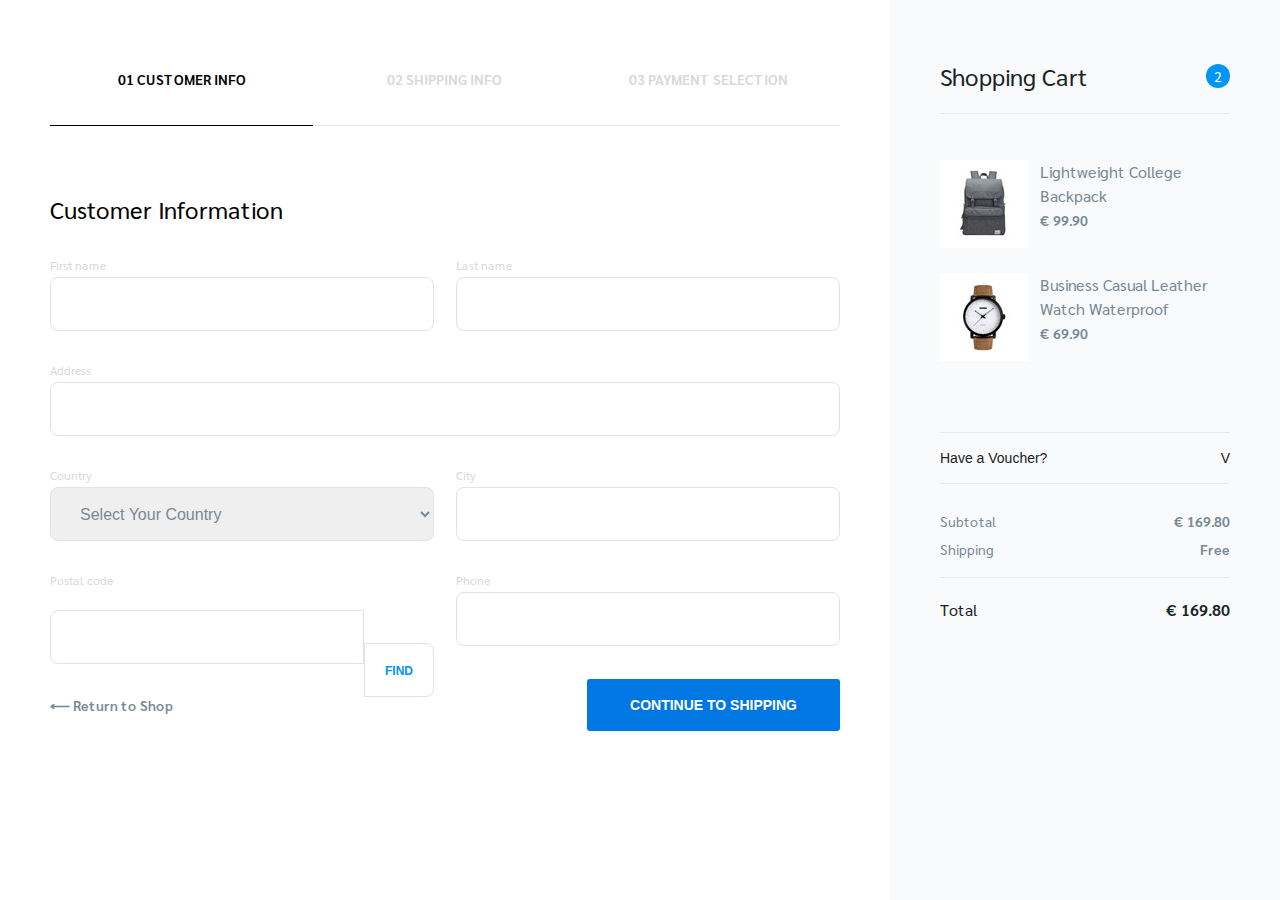
<file: BEM/checkout-01.html>
<!DOCTYPE html>
<html>

<head>
  <meta charset="utf-8" />
  <meta http-equiv="X-UA-Compatible" content="IE=edge">
  <title>Page Title</title>
  <meta name="viewport" content="width=device-width, initial-scale=1">
  <link rel="stylesheet" href="css/style.css">
</head>

<body>


  <div class="container">
    <main>

      <ol aria-label="Rastro de migas" class="breadcrum">
        <li aria-current="true">Customer info</li>
        <li>Shipping info</li>
        <li>Payment selection</li>
      </ol>

      <form action="" class="checkout">
        <h1 class="checkout__title">Customer Information</h1>

        <div class="checkout__divider">
          <div>
            <label for="firstName" class="checkout__label">First name</label>
            <input type="text" id="firstName" class="checkout__input">
          </div>
          <div>
            <label for="LastName" class="checkout__label">Last name</label>
            <input type="text" id="LastName" class="checkout__input">
          </div>
        </div>

        <div class="checkout__wider">
          <label for="address" class="checkout__label">Address</label>
          <input type="text" id="address" class="checkout__input">
        </div>

        <div class="checkout__divider">
          <div>
            <label for="country" class="checkout__label">Country</label>
            <select id="country" class="checkout__select-list">
              <option>Select Your Country</option>
              <option value="">France</option>
              <option value="">Germany</option>
              <option value="">Italy</option>
              <option value="">Spain</option>
            </select>
          </div>
          <div>
            <label for="city" class="checkout__label">City</label>
            <input type="text" id="city" class="checkout__input">
          </div>
        </div>

        <div class="checkout__divider">
          <div class="checkout__inline">
            <label for="postalcode" class="checkout__label checkout__label--inline">Postal code</label>
            <input type="text" maxlength="5" id="postalcode" class="checkout__input checkout__input--inline">
            <button type="button" id="button" class="btn checkout__btn--find">Find</button>
          </div>
          <div>
            <label for="phone" class="checkout__label">Phone</label>
            <input type="tel" id="phone" class="checkout__input">
          </div>
        </div>

        <div class="checkout__submit">
          <a href="checkout-03.html" class="link checkout__link"> Return to Shop</a>
          <button type="submit" class="btn checkout__btn--submit">Continue to Shipping</button>
        </div>
      </form>

    </main>

    <aside class="summary">
      <h1 class="title summary__title">Shopping Cart <span aria-label="Número de productos" class="summary__badge">2</span></h1>
      <ul class="summary__product">
        <li>
          <a href="#" class="summary__link">
            <img src="img/producto-2.jpg" alt="" class="summary__img">
            Lightweight College Backpack
            <span aria-label="precio" class="summary__price">€ 99.90</span>
          </a>
        </li>
        <li>
          <a href="#">
            <img src="img/producto-1.jpg" alt="" class="summary__img">
            Business Casual Leather Watch Waterproof
            <span aria-label="precio" class="summary__price">€ 69.90</span>
          </a>
        </li>
      </ul>
      <div>
        <button type="button" class="btn summary__btn" aria-haspopup="true" aria-labelledby="toggleVoucher" onclick="myFunction()">Have
          a Voucher? <span>V</span></button>
        <form action="" class="voucher summary__voucher" id="toogleVoucher">
          <label for="code" class="label voucher__label">Insert vaucher code</label>
          <input type="text" id="code" class="input voucher__input">
          <button type="submit" class="btn voucher__btn--submit">Submit</button>
        </form>
      </div>
      <table class="total">
        <caption class="sr-only">Totales del carrito</caption>
        <tr>
          <th scope="row">Subtotal</th>
          <td>€ 169.80</td>
        </tr>
        <tr>
          <th scope="row">Shipping</th>
          <td>Free</td>
        </tr>
        <tr class="total__result">
          <th scope="row">Total</th>
          <td>€ 169.80</td>
        </tr>
      </table>
    </aside>
  </div>

  <script src="../BEM/js/main.js"></script>
</body>

</html>
</file>
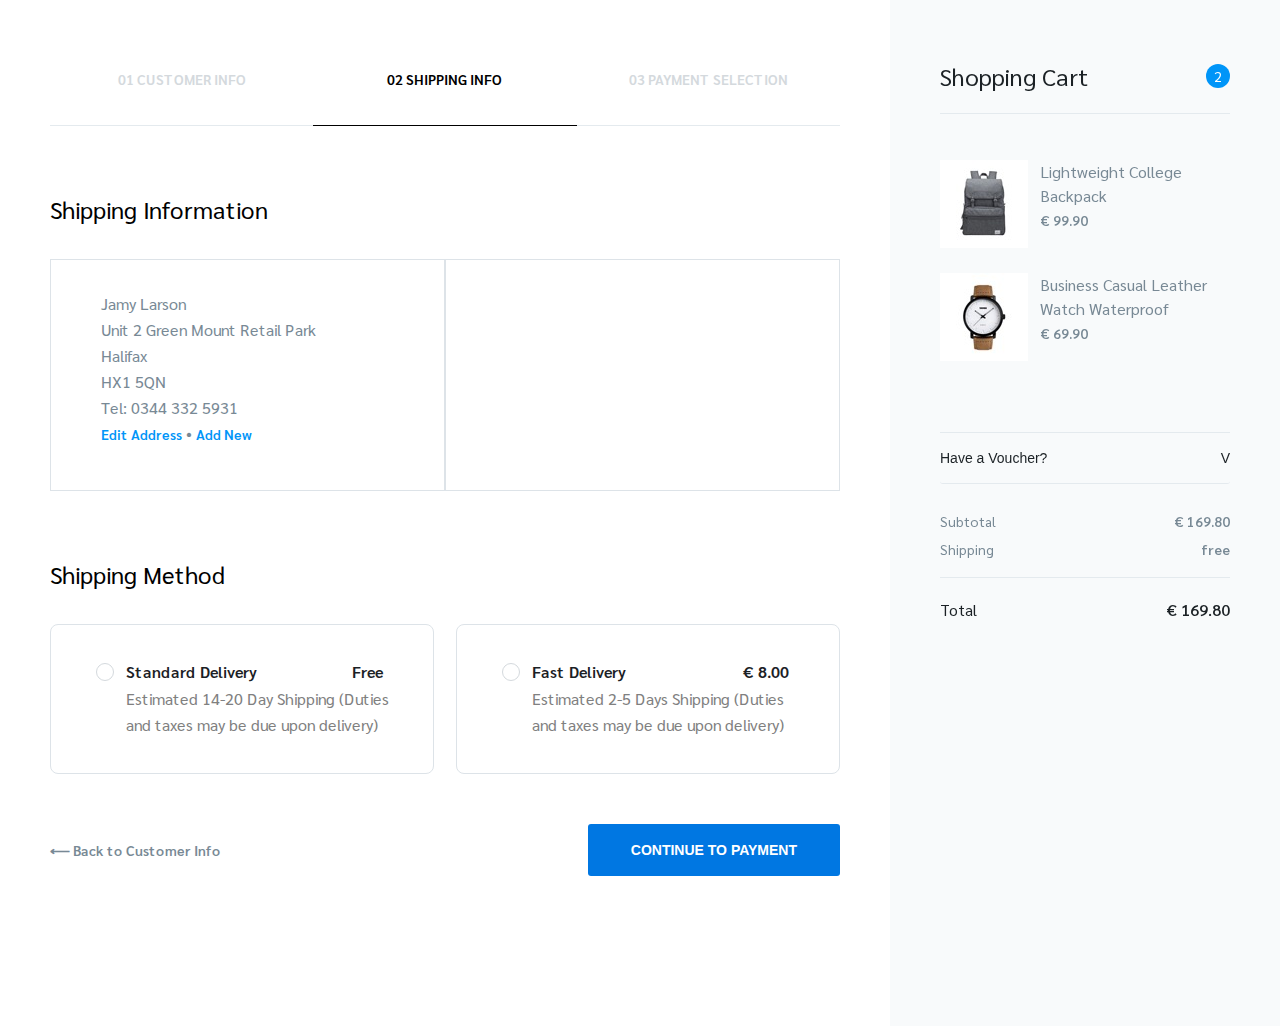
<file: BEM/checkout-02.html>
<!DOCTYPE html>
<html>

<head>
  <meta charset="utf-8" />
  <meta http-equiv="X-UA-Compatible" content="IE=edge">
  <title>Page Title</title>
  <meta name="viewport" content="width=device-width, initial-scale=1">
  <link rel="stylesheet" href="css/style.css">
</head>

<body>

  <div class="container">
    <main>

      <ol aria-label="Rastro de migas" class="breadcrum">
        <li>Customer info</li>
        <li aria-current="true">Shipping info</li>
        <li>Payment selection</li>
      </ol>


      <article class="ship-info">
        <h1 class="ship-info__title">Shipping Information</h1>
        <div class="container">
          <div class="col">
            <article>
              <address class="ship-info__address">
                Jamy Larson<br>
                Unit 2 Green Mount Retail Park<br>
                Halifax<br>
                HX1 5QN<br>
                Tel: 0344 332 5931<br>
              </address>
              <a href="#" class="link ship-info__link">Edit Address</a>
              <span aria-hidden="true"></span>
              <span class="link-space">•</span>
              <a href="#" class="link ship-info__link">Add New</a>
            </article>
          </div>
          <div class="col">
            <iframe src="https://maps.google.com/maps?width=100%&amp;height=600&amp;hl=en&amp;q=Unit%202%20Green%20Mount%20Retail%20Park%20Halifax%20HX1%205QN+(Javier%20Sanchez)&amp;ie=UTF8&amp;t=&amp;z=18&amp;iwloc=B&amp;output=embed"
              width="100%" height="228" frameborder="0" style="border:0" allowfullscreen></iframe>
          </div>
        </div>
      </article>

      <form action="" class="checkout">
        <h1 class="checkout__title">Shipping Method</h1>
        <div class="checkout__divider">
          <div class="checkout__wrapper">
            <input type="radio" name="shipping" id="standard" class="checkout__radiocheck">
            <label for="standard" aria-describedby="descStandard" class="checkout__label checkout__label--radio">Standard
              Delivery <span>Free</span></label>
            <p id="descStandard" class="checkout__label__desc">Estimated 14-20 Day Shipping (Duties and taxes may be
              due upon delivery)</p>
          </div>
          <div class="checkout__wrapper">
            <input type="radio" name="shipping" id="fast" class="checkout__radiocheck">
            <label for="fast" aria-describedby="descFast" class="checkout__label checkout__label--radio">Fast Delivery
              <span>€ 8.00</span></label>
            <p id="descFast" class="checkout__label__desc">Estimated 2-5 Days Shipping (Duties and taxes may be due
              upon delivery)</p>
          </div>
        </div>
        <div class="checkout__submit">
          <a href="checkout-01.html" class="link checkout__link"> Back to Customer Info</a>
          <button type="submit" class="btn checkout__btn--submit">Continue to payment</button>
        </div>
      </form>

    </main>

    <aside class="summary">
      <h1 class="title summary__title">Shopping Cart <span aria-label="Número de productos" class="summary__badge">2</span></h1>
      <ul class="summary__product">
        <li>
          <a href="#" class="summary__link">
            <img src="img/producto-2.jpg" alt="" class="summary__img">
            Lightweight College Backpack
            <span aria-label="precio" class="summary__price">€ 99.90</span>
          </a>
        </li>
        <li>
          <a href="#">
            <img src="img/producto-1.jpg" alt="" class="summary__img">
            Business Casual Leather Watch Waterproof
            <span aria-label="precio" class="summary__price">€ 69.90</span>
          </a>
        </li>
      </ul>
      <div>
        <button type="button" class="btn summary__btn" aria-haspopup="true" aria-labelledby="toggleVoucher" onclick="myFunction()">Have
          a Voucher? <span>V</span></button>
        <form action="" class="voucher summary__voucher" id="toogleVoucher">
          <label for="code" class="label voucher__label">Insert vaucher code</label>
          <input type="text" id="code" class="input voucher__input">
          <button type="submit" class="btn voucher__btn--submit">Submit</button>
        </form>
      </div>
      <table class="total">
        <caption class="sr-only">Totales del carrito</caption>
        <tr>
          <th scope="row">Subtotal</th>
          <td>€ 169.80</td>
        </tr>
        <tr>
          <th scope="row">Shipping</th>
          <td>free</td>
        </tr>
        <tr class="total__result">
          <th scope="row">Total</th>
          <td>€ 169.80</td>
        </tr>
      </table>
    </aside>
  </div>
  <script src="../BEM/js/main.js"></script>
</body>

</html>
</file>
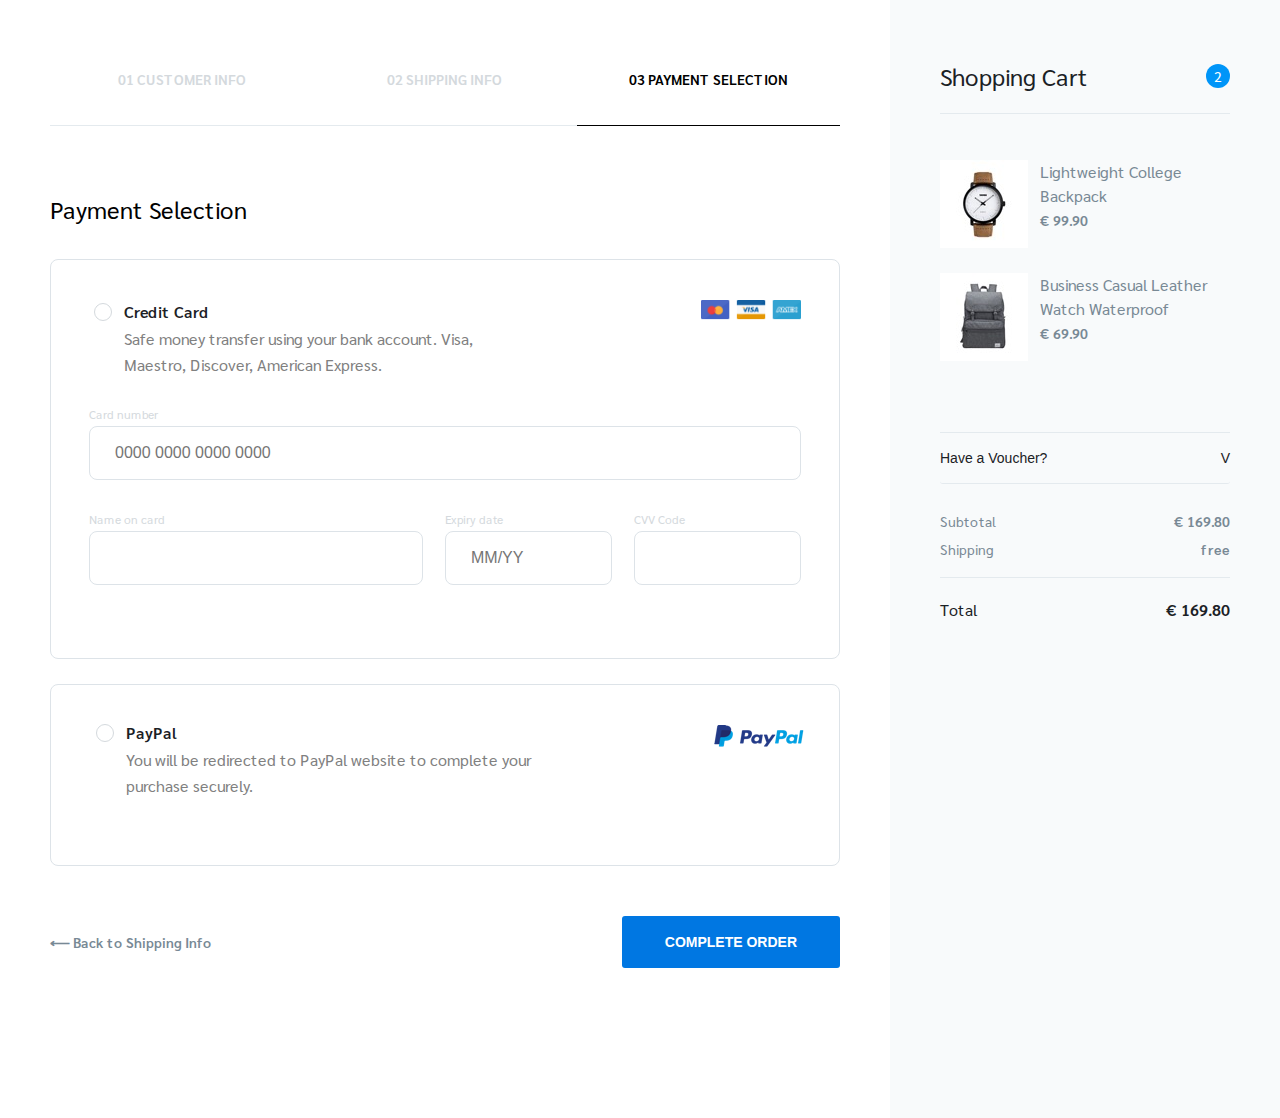
<file: BEM/checkout-03.html>
<!DOCTYPE html>
<html>

<head>
  <meta charset="utf-8" />
  <meta http-equiv="X-UA-Compatible" content="IE=edge">
  <title>Page Title</title>
  <meta name="viewport" content="width=device-width, initial-scale=1">
  <link rel="stylesheet" href="css/style.css">
</head>

<body>


  <div class="container">
    <main>

      <ol aria-label="Rastro de migas" class="breadcrum">
        <li>Customer info</li>
        <li>Shipping info</li>
        <li aria-current="true">Payment selection</li>
      </ol>

      <form action="" class="checkout">
        <h1 class="checkout__title">Payment Selection</h1>
        <fieldset>
          <div class="checkout__img-cards">
            <input type="radio" name="payment" id="creditCard" class="checkout__radiocheck">
            <label for="creditCard" aria-describedby="descCreditCard" class="checkout__label checkout__label--radio">Credit
              Card</label>
            <p id="descCreditCard" class="checkout__label__desc--wider">Safe money transfer using your bank account.
              Visa, Maestro, Discover, American Express.</p>
          </div>
          <div>
            <label for="creditCardNumber" class="checkout__label">Card number</label>
            <input type="number" id="creditCardNumber" placeholder="0000 0000 0000 0000" class="checkout__input">
          </div>
          <div class="checkout__divider">
            <div>
              <label for="creditCardName" class="checkout__label">Name on card</label>
              <input type="text" id="creditCardName" class="checkout__input">
            </div>
            <div>
              <label for="creditCardExpiry" class="checkout__label">Expiry date</label>
              <input type="number" id="creditCardExpiry" placeholder="MM/YY" class="checkout__input">
            </div>
            <div>
              <label for="creditCardCVV" class="checkout__label">CVV Code</label>
              <input type="number" id="creditCardCVV" maxlength="3" class="checkout__input">
            </div>
          </div>
        </fieldset>

        <div class="checkout__img-paypal">
          <input type="radio" name="payment" id="payPal" class="checkout__radiocheck">
          <label for="payPal" aria-describedby="descPayPal" class="checkout__label checkout__label--radio">PayPal</label>
          <p id="descPayPal" class="checkout__label__desc--wider">You will be redirected to PayPal website to complete
            your purchase securely.</p>
        </div>

        <div class="checkout__submit">
          <a href="checkout-02.html" class="link checkout__link"> Back to Shipping Info</a>
          <button type="submit" class="btn checkout__btn--submit">Complete order</button>
        </div>
      </form>

    </main>

    <aside class="summary">
      <h1 class="title summary__title">Shopping Cart <span aria-label="Número de productos" class="summary__badge">2</span></h1>
      <ul class="summary__product">
        <li>
          <a href="#" class="summary__link">
            <img src="img/producto-1.jpg" alt="" class="summary__img">
            Lightweight College Backpack
            <span aria-label="precio" class="summary__price">€ 99.90</span>
          </a>
        </li>
        <li>
          <a href="#">
            <img src="img/producto-2.jpg" alt="" class="summary__img">
            Business Casual Leather Watch Waterproof
            <span aria-label="precio" class="summary__price">€ 69.90</span>
          </a>
        </li>
      </ul>
      <div>
        <button type="button" class="btn summary__btn" aria-haspopup="true" aria-labelledby="toggleVoucher" onclick="myFunction()">Have
          a Voucher? <span>V</span></button>
        <form action="" class="voucher summary__voucher" id="toogleVoucher">
          <label for="code" class="label voucher__label">Insert vaucher code</label>
          <input type="text" id="code" class="input voucher__input">
          <button type="submit" class="btn voucher__btn--submit">Submit</button>
        </form>
      </div>
      <table class="total">
        <caption class="sr-only">Totales del carrito</caption>
        <tr>
          <th scope="row">Subtotal</th>
          <td>€ 169.80</td>
        </tr>
        <tr>
          <th scope="row">Shipping</th>
          <td>free</td>
        </tr>
        <tr class="total__result">
          <th scope="row">Total</th>
          <td>€ 169.80</td>
        </tr>
      </table>
    </aside>
  </div>

  <script src="../BEM/js/main.js"></script>
</body>

</html>
</file>
<file: BEM/css/style.css>
@import "reset.css";
@import url('https://fonts.googleapis.com/css?family=Sarabun:400,600');

/*------------------------------
           Global
--------------------------------*/
body{
  font-family: 'Sarabun', sans-serif;
  background-image: url("../img/method-draw-image.svg");
  background-repeat: repeat-y;
  background-position-x: 100%;
}
.container{
  max-width: 73.75rem;
  margin: 0 auto;
}
.clearfix{
  content: "";
  display: block;
  clear: both;
}
.btn {
  border: none;
  background: transparent;
  cursor: pointer;
  border-radius: 3px;
}
.link{
  text-decoration: none;
  color: #0095f8;
  font-size: 0.875rem;
  font-weight: 600;
}
main {
  /*max-width: 44.75rem;*/
  width: calc(100% - 24.375rem);
}
aside {
  position: absolute;
  top: 0;
  right: 0;
  bottom: 0;
  max-width: 24.375rem;
}

/*------------------------------
           Breadcrum 
--------------------------------*/
.breadcrum {
  font-size: 0.875rem;
  font-weight: 600;
  text-transform: uppercase;
  color: #d4d9dd;
  display: flex;
  justify-content: space-evenly;
  padding-top: 4.5rem;
  text-align: center;
  counter-reset: number;
}
.breadcrum li{
  border-bottom: 0.063rem solid #e4eaee;
  height: 3.375rem;
  width: 100%;
}
.breadcrum li[aria-current] {
  color: black;
  border-bottom: 0.063rem solid black;
}

.breadcrum li::before {
  counter-increment: number;
  content: "0" counter(number) " ";
}

/*------------------------------
            Form
--------------------------------*/
.checkout, .ship-info {
  padding: 4.438rem 0 0;
}
.checkout__title, .ship-info__title {
  font-size: 1.5rem;
  margin-bottom: 2.375rem;
}
.checkout__divider{
  display: flex;
}
.checkout__divider > div {
  width: 50%;
}
.checkout__divider > div + div {
  margin-left: 1.375rem;
}

/*
          Labels
--------------------------------*/
.checkout__label {
  color: #d4d9dd;
  display: block;
  font-size: 0.75rem;
  margin-bottom: 0.375rem;
}

/*
          Inputs
--------------------------------*/
.checkout__input {
  width: 100%;
  height: 3.375rem;
  margin-bottom: 2.063rem;
  border: 0.063rem solid #dde3e8;
  border-radius: 0.5rem;
  font-size: 1rem;
  padding: 0 1.563rem;
  color: #1b2125;
}

/*
        Inputs inline
--------------------------------*/
.checkout__inline {
  display: flex;
  align-items: end;
  position: relative;
  top: 1.125rem;
}
.checkout__input--inline{
  border-radius: 0.5rem 0 0 0.5rem;
}
.checkout__label--inline {
  display: block;
  position: absolute;
  top: -1.125rem;
}

/*
          Btn inline
--------------------------------*/
.checkout__btn--find {
  border: 0.063rem solid #dde3e8;
  color: #0095f8;
  text-transform: uppercase;
  font-size: 0.75rem;
  font-weight: 600;
  padding: 1.25rem;
  border-radius: 0 0.5rem 0.5rem 0;
  height: 3.375rem;
}

/*
          Radio inputs
--------------------------------*/
.checkout__img-cards {
  background: url("../img/cards.png") 100% 0 no-repeat;
  background-size: 6.25rem;
}
.checkout__img-paypal {
  background: url("../img/paypal.png") 95% 25% no-repeat;
}
.checkout__label--radio {
  display: flex;
  justify-content: space-between;
  width: 85%;
  color: #1b2125;
  font-size: 1rem;
  font-weight: 600;
  margin-left: 2.188rem;
  padding-top: 0.25rem;
}
.checkout__label--radio > span {
  font-weight: 600;
}
.checkout__label__desc {
  color: grey;
  font-size: 1rem;
  line-height: 1.625rem;
  padding: 0 0 0 2.188rem;
  max-width: 21.875rem;
}
.checkout__label__desc--wider {
  color: grey;
  font-size: 1rem;
  line-height: 1.625rem;
  padding: 0 2.188rem;
  max-width: 30rem;
  margin-bottom: 1.875rem;
}
.checkout__radiocheck {
  position: absolute;
  width: 1.125rem;
  height: 1.125rem;
}
input[type='radio'] {
  -webkit-appearance:none;
  border: 0.063rem solid #d4d9dd;
  border-radius:50%;
  outline:none;
}
input[type='radio']:before {
  content:'';
  display:block;
  width:60%;
  height:60%;
  margin: 20% auto;    
  border-radius:50%;
}
input[type='radio']:checked:before {
  background: #0095f8;
 
}
input[type='radio']:checked {
  border: 0.063rem solid #0095f8;
}

/*
          Selects
--------------------------------*/
.checkout__select-list {
  width: 100%;
  height: 3.375rem;
  margin-bottom: 2.063rem;
  padding: 1rem 1.563rem;
  color: #788995;
  font-size: 1rem;
  cursor: pointer;
  border: 0.063rem solid #dde3e8;
  border-radius: 0.5rem;
}

/*
          Fieldsets
--------------------------------*/
fieldset {
  border: 0.063rem solid #dde3e8;
  border-radius: 0.5rem;
  padding: 2.5rem 2.375rem;
}
fieldset + div {
  border: 0.063rem solid #dde3e8;
  border-radius: 0.5rem;
  padding: 2.25rem 2.5rem;
  margin-top: 1.563rem;
  margin-bottom: 3.125rem;
}

/*
          Submit
--------------------------------*/
.checkout__submit {
  display: flex;
  justify-content: space-between;
  align-items: center;
  clear: both;
  margin-bottom: 9.375rem;
}
.checkout__link {
  text-decoration: none;
  color: #788995;
}
.checkout__link::before {
  content: "\27F5";
}
.checkout__btn--submit {
  background-color: #0077e2;
  color: #ffffff;
  padding: 1.125rem 2.688rem;
  font-size: 0.875rem;
  text-transform: uppercase;
  font-weight: 600;
}

/*------------------------------
        Shipping Info 
--------------------------------*/
.ship-info .container {
  display: flex;
  justify-content: space-between;
}
.ship-info .col {
  width: 50%;
  border: 0.063rem solid #dde3e8;
}
.ship-info article {
  padding: 1.938rem 3.125rem;
  line-height: 1.625rem;
  color: #788995;
}
.checkout__wrapper {
  border: 0.063rem solid #dde3e8;
  border-radius: 0.5rem;
  margin-bottom: 3.125rem;
  padding: 2.188rem 2.5rem;
}
.link-space {
  color: #788995;

}
/*------------------------------
        Payment Info 
--------------------------------*/
fieldset > .checkout__divider > div:nth-child(1) {
  width: 100%;
}

/*------------------------------
           Summary 
--------------------------------*/
.summary {
  padding: 4rem 3.125rem 0;
}

/*
        Summary title
--------------------------------*/
.summary__title {
  display: flex;
  justify-content: space-between;
  align-items: center;
  padding-bottom: 1.563rem;
  border-bottom: 0.063rem solid #e4eaee;
  font-size: 1.5rem;
  color: #1b2125;
}

/*
        Summary badge
--------------------------------*/
.summary__badge {
  font-size: 0.875rem;
  background-color: #0095f8;
  color: #ffffff;
  border-radius: 50%;
  width: 1.5rem;
  height: 1.5rem;
  text-align: center;
  padding: 0.313rem;
}

/*
        Summary product
--------------------------------*/
.summary__product {
  padding: 2.875rem 0;
  border-bottom: 0.063rem solid #e4eaee;
}
.summary__product li {
    margin-bottom: 1.563rem;
}
.summary__product a {
  display: inline-block;
  text-decoration: none;
  color: #788995;
  line-height: 1.5rem;
}
.summary__img {
  display: inline-block;
  float: left;
  padding-right: 0.75rem;
}
.summary__price {
  display: block;
  font-size: 0.875rem;
  font-weight: 600;
}

/*
            Voucher
--------------------------------*/
.summary__btn {
  background-color: transparent;
  border: none;
  cursor: pointer;
  padding: 1.063rem 0;
  border-bottom: 0.063rem solid #e4eaee;
  width: 100%;
  font-size: 0.875rem;
  color: #1b2125;
  display: flex;
  justify-content: space-between;
  align-items: center;
  outline: none;
}
.summary__voucher {
  display: none;
  padding: 1.25rem 0;
  border-bottom: 0.063rem solid #e4eaee;
}
.voucher__label{
  color: #d4d9dd;
  display: block;
  font-size: 0.75rem;
  margin-bottom: 0.375rem;
}
.voucher__input{
  width: 100%;
  height: 1.5rem;
  border: 0.063rem solid #dde3e8;
  border-radius: 0.5rem;
  font-size: 1rem;
  padding: 0 1.563rem;
  color: #1b2125;
}
.voucher__btn--submit {
  background-color: #0077e2;
  color: #ffffff;
  padding: 0.25rem 0.875rem;
  font-size: 0.875rem;
  text-transform: capitalize;
  font-weight: 600;
  margin-top: 0.625rem;
  border: 0;
}

/*
        Table total
--------------------------------*/
.sr-only {
  text-indent: -6249.938rem;
}
.total{
  margin-top: 0.875rem;
  width: 100%;
  table-layout: auto;
}
.total tr {
  display: flex;
  justify-content: space-between;
  margin-bottom: 0.875rem;
  font-size: 0.875rem;
  color: #788995;
}
.total tr:nth-child(2){
  margin-bottom: 1.313rem;
}
.total tr:nth-last-child(1){
  font-size: 1rem;
  color: #1b2125;
  padding-top: 1.5rem;
}
.total td:nth-last-child(1){
  font-weight: 600;
}

.total__result{
  border-top: 0.063rem solid #e4eaee;
}
</file>
